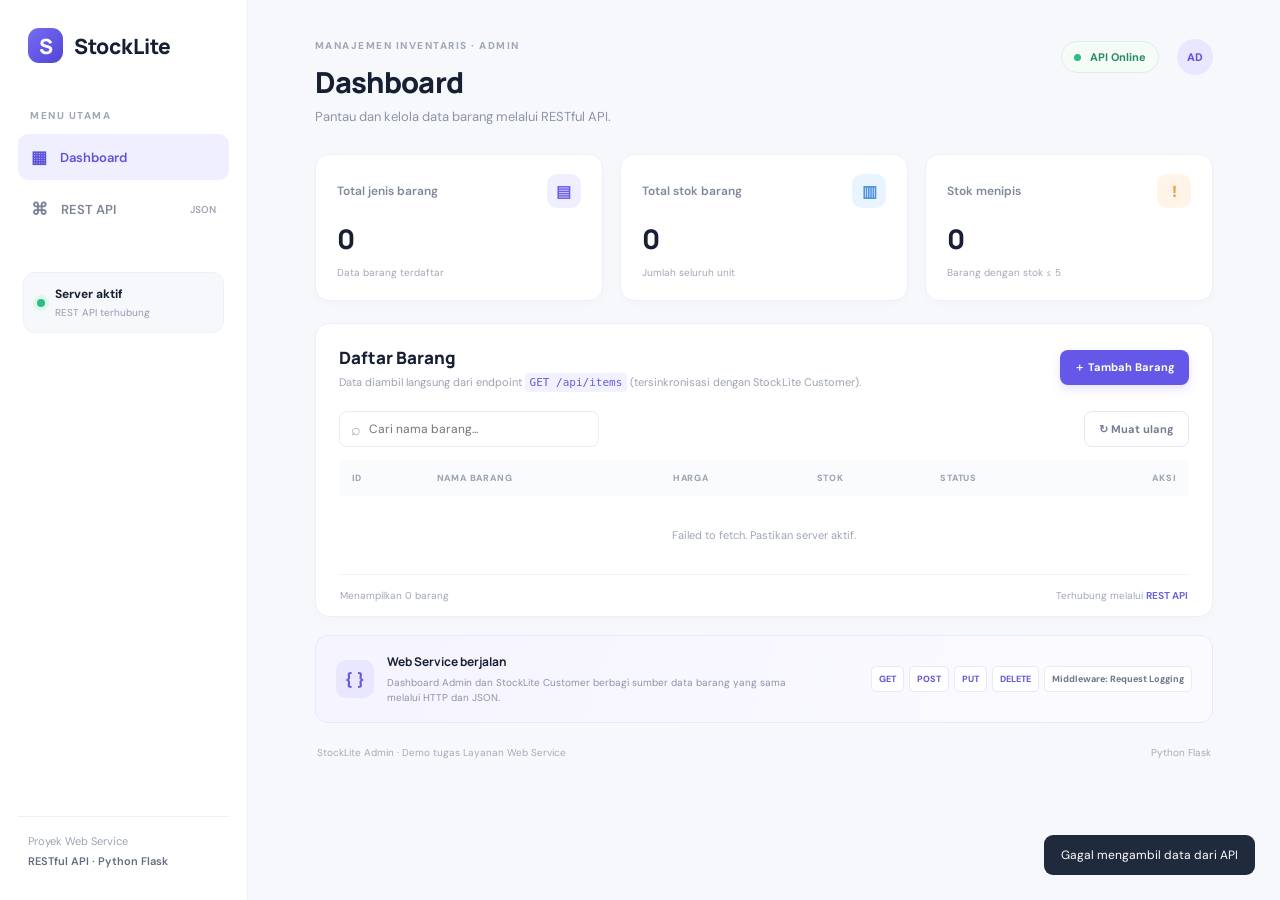
<file: admin/index.html>
<!DOCTYPE html>
<html lang="id">
<head>
  <meta charset="UTF-8">
  <meta name="viewport" content="width=device-width, initial-scale=1.0">
  <title>StockLite Admin — Dashboard Inventaris</title>
  <link rel="stylesheet" href="style.css">
</head>
<body>
  <aside class="sidebar">
    <div class="brand"><div class="brand-icon">S</div><span>StockLite</span></div>
    <div class="nav-label">MENU UTAMA</div>
    <a class="nav active" href="./"><span>▦</span> Dashboard</a>
    <a class="nav" href="http://127.0.0.1:5000/api/items" target="_blank"><span>⌘</span> REST API <small>JSON</small></a>
    <div class="side-note"><div class="pulse"></div><div><b>Server aktif</b><small>REST API terhubung</small></div></div>
    <div class="sidebar-bottom">Proyek Web Service<br><b>RESTful API · Python Flask</b></div>
  </aside>

  <main class="main">
    <header class="topbar">
      <div><div class="eyebrow">MANAJEMEN INVENTARIS · ADMIN</div><h1>Dashboard</h1><p class="sub">Pantau dan kelola data barang melalui RESTful API.</p></div>
      <div class="top-right"><span class="status"><i></i> API Online</span><div class="avatar">AD</div></div>
    </header>

    <section class="stats">
      <article class="stat-card"><div class="stat-top"><span>Total jenis barang</span><span class="stat-icon purple">▤</span></div><strong id="totalItems">0</strong><small>Data barang terdaftar</small></article>
      <article class="stat-card"><div class="stat-top"><span>Total stok barang</span><span class="stat-icon blue">▥</span></div><strong id="totalStock">0</strong><small>Jumlah seluruh unit</small></article>
      <article class="stat-card"><div class="stat-top"><span>Stok menipis</span><span class="stat-icon orange">!</span></div><strong id="lowStock">0</strong><small>Barang dengan stok ≤ 5</small></article>
    </section>

    <section class="content-card">
      <div class="card-heading">
        <div><h2>Daftar Barang</h2><p>Data diambil langsung dari endpoint <code>GET /api/items</code> (tersinkronisasi dengan StockLite Customer).</p></div>
        <button class="primary" id="addBtn">＋ Tambah Barang</button>
      </div>
      <div class="toolbar"><div class="search">⌕ <input id="searchInput" placeholder="Cari nama barang..."></div><button class="outline" id="refreshBtn">↻ Muat ulang</button></div>
      <div class="table-wrap">
        <table><thead><tr><th>ID</th><th>NAMA BARANG</th><th>HARGA</th><th>STOK</th><th>STATUS</th><th class="right">AKSI</th></tr></thead><tbody id="itemsBody"><tr><td colspan="6" class="empty">Memuat data...</td></tr></tbody></table>
      </div>
      <div class="table-foot"><span id="tableCount">Menampilkan 0 barang</span><span>Terhubung melalui <b>REST API</b></span></div>
    </section>

    <section class="api-info">
      <div class="api-title"><div class="api-symbol">{ }</div><div><h3>Web Service berjalan</h3><p>Dashboard Admin dan StockLite Customer berbagi sumber data barang yang sama melalui HTTP dan JSON.</p></div></div>
      <div class="api-tags"><span>GET</span><span>POST</span><span>PUT</span><span>DELETE</span><span class="middleware">Middleware: Request Logging</span></div>
    </section>
    <footer>StockLite Admin · Demo tugas Layanan Web Service <span>Python Flask</span></footer>
  </main>

  <div class="modal-backdrop" id="modalBackdrop">
    <form class="modal" id="itemForm">
      <div class="modal-head"><div><h2 id="modalTitle">Tambah Barang</h2><p>Isi informasi barang di bawah ini.</p></div><button type="button" class="close" id="closeModal">×</button></div>
      <label>Nama barang<input id="itemName" required maxlength="80" placeholder="Contoh: Keyboard Wireless"></label>
      <label>Harga (Rp)<input id="itemPrice" required type="number" min="0" step="500" placeholder="Contoh: 150000"></label>
      <label>Jumlah stok<input id="itemStock" required type="number" min="0" step="1" placeholder="Contoh: 10"></label>
      <label>Deskripsi singkat<input id="itemDesc" maxlength="200" placeholder="Opsional: keterangan produk untuk katalog Customer"></label>
      <label>URL Gambar (opsional)<input id="itemImage" placeholder="Kosongkan untuk gambar otomatis"></label>
      <div class="modal-actions"><button type="button" class="outline" id="cancelBtn">Batal</button><button class="primary" type="submit" id="saveBtn">Simpan Barang</button></div>
      <p class="form-error" id="formError"></p>
    </form>
  </div>
  <div class="toast" id="toast"></div>
  <script src="app.js"></script>
</body>
</html>
</file>
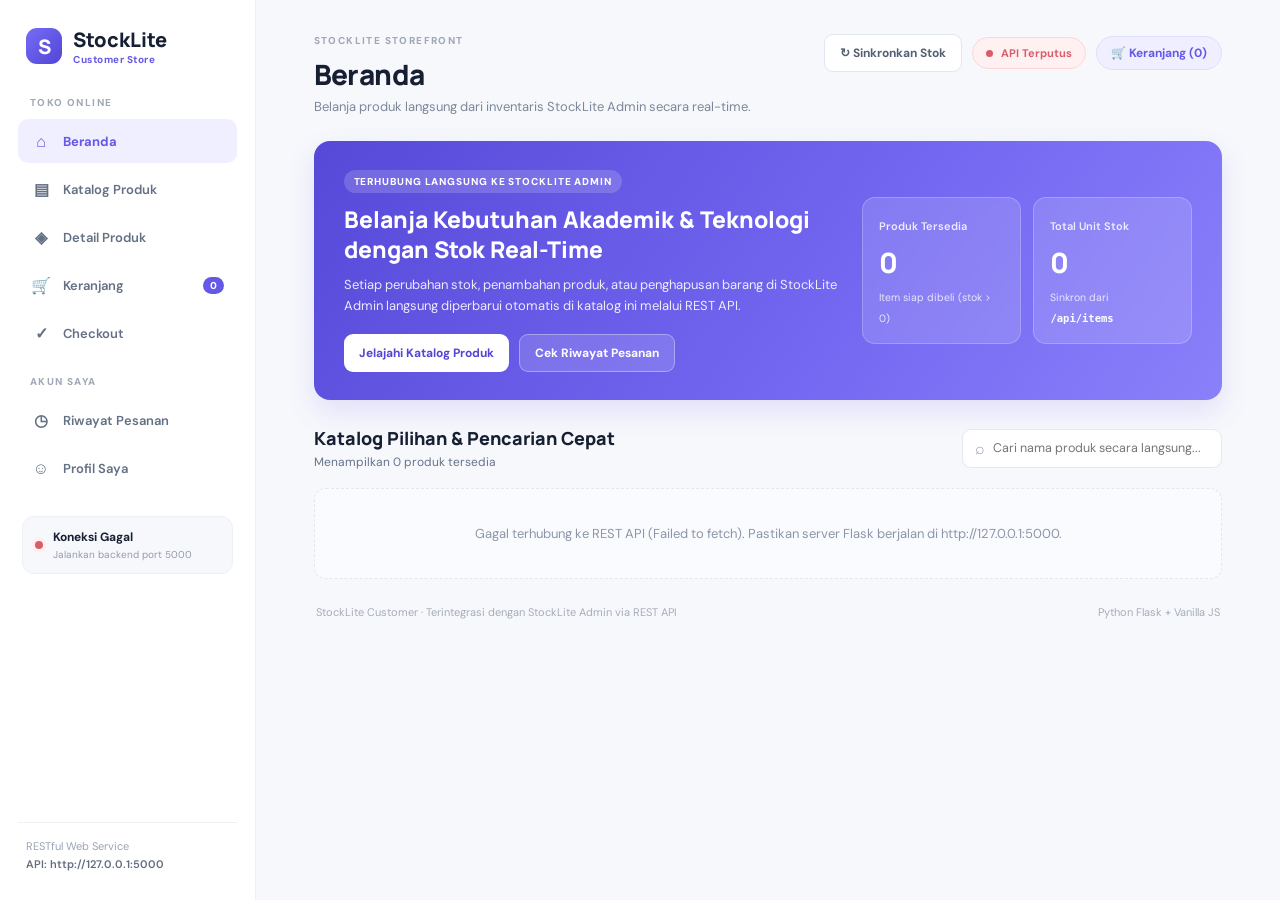
<file: customer/index.html>
<!DOCTYPE html>
<html lang="id">
<head>
  <meta charset="UTF-8">
  <meta name="viewport" content="width=device-width, initial-scale=1.0">
  <title>StockLite Customer — Toko Online Terintegrasi</title>
  <link rel="stylesheet" href="style.css">
</head>
<body>
  <!-- Sidebar Navigasi -->
  <aside class="sidebar">
    <div class="brand">
      <div class="brand-icon">S</div>
      <div>
        <span>StockLite</span>
        <small class="brand-sub">Customer Store</small>
      </div>
    </div>

    <div class="nav-label">TOKO ONLINE</div>
    <button class="nav active" data-page="home"><span>⌂</span> Beranda</button>
    <button class="nav" data-page="catalog"><span>▤</span> Katalog Produk</button>
    <button class="nav" data-page="detail"><span>◈</span> Detail Produk</button>
    <button class="nav" data-page="cart">
      <span>🛒</span> Keranjang
      <em class="nav-badge" id="sidebarCartBadge">0</em>
    </button>
    <button class="nav" data-page="checkout"><span>✓</span> Checkout</button>

    <div class="nav-label" style="margin-top:16px">AKUN SAYA</div>
    <button class="nav" data-page="history"><span>◷</span> Riwayat Pesanan</button>
    <button class="nav" data-page="profile"><span>☺</span> Profil Saya</button>

    <div class="side-note">
      <div class="pulse" id="apiPulse"></div>
      <div>
        <b id="apiSideTitle">Sinkronisasi Aktif</b>
        <small id="apiSideSub">Terhubung ke StockLite Admin</small>
      </div>
    </div>

    <div class="sidebar-bottom">
      RESTful Web Service<br>
      <b>API: http://127.0.0.1:5000</b>
    </div>
  </aside>

  <!-- Konten Utama -->
  <main class="main">
    <header class="topbar">
      <div>
        <div class="eyebrow" id="pageEyebrow">STOCKLITE STOREFRONT</div>
        <h1 id="pageTitle">Beranda</h1>
        <p class="sub" id="pageSub">Belanja produk langsung dari inventaris StockLite Admin secara real-time.</p>
      </div>
      <div class="top-right">
        <button class="outline sync-btn" id="globalRefreshBtn" title="Sinkronkan stok terbaru dari Admin">↻ Sinkronkan Stok</button>
        <span class="status" id="apiStatusBadge"><i></i> API Online</span>
        <button class="cart-pill" id="topCartBtn">🛒 Keranjang (<span id="topCartCount">0</span>)</button>
      </div>
    </header>

    <!-- 1. HALAMAN BERANDA -->
    <section class="view active" id="view-home">
      <div class="hero-banner">
        <div class="hero-copy">
          <span class="hero-tag">TERHUBUNG LANGSUNG KE STOCKLITE ADMIN</span>
          <h2>Belanja Kebutuhan Akademik &amp; Teknologi dengan Stok Real-Time</h2>
          <p>Setiap perubahan stok, penambahan produk, atau penghapusan barang di StockLite Admin langsung diperbarui otomatis di katalog ini melalui REST API.</p>
          <div class="hero-actions">
            <button class="primary" onclick="navigateTo('catalog')">Jelajahi Katalog Produk</button>
            <button class="outline" onclick="navigateTo('history')">Cek Riwayat Pesanan</button>
          </div>
        </div>
        <div class="hero-metrics">
          <div class="metric-box">
            <span class="metric-label">Produk Tersedia</span>
            <strong id="homeAvailableProducts">0</strong>
            <small>Item siap dibeli (stok &gt; 0)</small>
          </div>
          <div class="metric-box">
            <span class="metric-label">Total Unit Stok</span>
            <strong id="homeTotalUnits">0</strong>
            <small>Sinkron dari <code>/api/items</code></small>
          </div>
        </div>
      </div>

      <div class="section-header">
        <div>
          <h2>Katalog Pilihan &amp; Pencarian Cepat</h2>
          <p id="homeCatalogSummary">Menampilkan 0 produk tersedia</p>
        </div>
        <div class="search-bar">
          <span>⌕</span>
          <input type="text" id="homeSearchInput" placeholder="Cari nama produk secara langsung...">
        </div>
      </div>

      <div class="product-grid" id="homeProductGrid">
        <div class="empty-card">Memuat katalog produk dari server...</div>
      </div>
    </section>

    <!-- 2. HALAMAN KATALOG PRODUK -->
    <section class="view" id="view-catalog">
      <div class="content-card">
        <div class="card-heading">
          <div>
            <h2>Semua Produk</h2>
            <p id="catalogCountInfo">Menampilkan 0 produk dari backend StockLite Admin</p>
          </div>
          <div class="catalog-controls">
            <div class="search-bar">
              <span>⌕</span>
              <input type="text" id="catalogSearchInput" placeholder="Ketik nama produk...">
            </div>
            <select id="stockFilterSelect" class="select-input">
              <option value="all">Semua Status Stok</option>
              <option value="available">Stok Tersedia (&gt; 0)</option>
              <option value="out">Stok Habis (0)</option>
            </select>
          </div>
        </div>

        <div class="product-grid" id="catalogProductGrid" style="margin-top:20px">
          <div class="empty-card">Memuat produk...</div>
        </div>
      </div>
    </section>

    <!-- 3. HALAMAN DETAIL PRODUK -->
    <section class="view" id="view-detail">
      <div class="detail-nav">
        <button class="outline" onclick="navigateTo('catalog')">← Kembali ke Katalog</button>
      </div>
      <div class="content-card" id="productDetailContainer">
        <div class="empty-card">Pilih salah satu produk dari Beranda atau Katalog untuk melihat detail lengkapnya.</div>
      </div>
    </section>

    <!-- 4. HALAMAN KERANJANG -->
    <section class="view" id="view-cart">
      <div class="cart-layout">
        <div class="content-card">
          <div class="card-heading">
            <div>
              <h2>Keranjang Belanja</h2>
              <p>Jumlah pembelian otomatis dibatasi sesuai stok aktual di StockLite Admin.</p>
            </div>
            <button class="outline" id="clearCartBtn">Kosongkan Keranjang</button>
          </div>
          <div id="cartItemsContainer" class="cart-list"></div>
        </div>

        <div class="content-card summary-card">
          <h2>Ringkasan Belanja</h2>
          <div class="summary-row"><span>Total Jenis Produk</span><strong id="cartTotalKinds">0 jenis</strong></div>
          <div class="summary-row"><span>Total Jumlah Unit</span><strong id="cartTotalQty">0 unit</strong></div>
          <div class="summary-divider"></div>
          <div class="summary-row total"><span>Total Harga</span><strong id="cartGrandTotal">Rp 0</strong></div>
          <button class="primary full-btn" id="proceedCheckoutBtn" onclick="navigateTo('checkout')">Lanjut ke Checkout →</button>
          <p class="hint-text">Stok akhir akan divalidasi ulang di server saat tombol Buat Pesanan ditekan.</p>
        </div>
      </div>
    </section>

    <!-- 5. HALAMAN CHECKOUT -->
    <section class="view" id="view-checkout">
      <div class="checkout-layout">
        <form class="content-card" id="checkoutForm">
          <div class="card-heading">
            <div>
              <h2>Informasi Pengiriman Pelanggan</h2>
              <p>Data profil tersimpan otomatis terisi jika email sudah terdaftar.</p>
            </div>
            <button type="button" class="outline" id="fillFromProfileBtn">Isi dari Profil Saya</button>
          </div>

          <div class="form-grid">
            <label>Nama Lengkap Pelanggan *
              <input type="text" id="checkoutName" required placeholder="Masukkan nama lengkap">
            </label>
            <label>Email Pelanggan *
              <input type="email" id="checkoutEmail" required placeholder="contoh@email.com">
            </label>
            <label>Nomor Telepon *
              <input type="tel" id="checkoutPhone" required placeholder="08xxxxxxxxxx">
            </label>
            <label class="full-span">Alamat Lengkap Pengiriman *
              <textarea id="checkoutAddress" rows="3" required placeholder="Nama jalan, nomor rumah, kelurahan, kecamatan, kota"></textarea>
            </label>
          </div>

          <div class="checkout-notice">
            <strong>Validasi Stok Backend:</strong> Pesanan dikirim ke <code>POST /api/customer/orders</code>. Jika stok tidak mencukupi karena dibeli pelanggan lain atau diubah Admin, transaksi otomatis ditolak dan stok tidak berubah sebagian.
          </div>

          <p class="form-error" id="checkoutError"></p>

          <div class="checkout-actions">
            <button type="button" class="outline" onclick="navigateTo('cart')">← Kembali ke Keranjang</button>
            <button type="submit" class="primary" id="placeOrderBtn">Buat Pesanan Sekarang</button>
          </div>
        </form>

        <div class="content-card summary-card">
          <h2>Ringkasan Pesanan</h2>
          <div id="checkoutSummaryList" class="checkout-items"></div>
          <div class="summary-divider"></div>
          <div class="summary-row"><span>Total Item</span><strong id="checkoutTotalQty">0 unit</strong></div>
          <div class="summary-row total"><span>Total Pembayaran</span><strong id="checkoutGrandTotal">Rp 0</strong></div>
        </div>
      </div>
    </section>

    <!-- 6. HALAMAN RIWAYAT PESANAN -->
    <section class="view" id="view-history">
      <div class="content-card">
        <div class="card-heading">
          <div>
            <h2>Riwayat Pesanan Pelanggan</h2>
            <p>Filter riwayat transaksi berdasarkan identitas email pelanggan dari <code>GET /api/customer/orders?email=</code>.</p>
          </div>
        </div>

        <form class="history-filter" id="historyFilterForm">
          <div class="search-bar" style="flex:1;max-width:400px">
            <span>✉</span>
            <input type="email" id="historyEmailInput" required placeholder="Masukkan email pelanggan untuk melihat riwayat...">
          </div>
          <button type="submit" class="primary">Tampilkan Riwayat</button>
        </form>

        <div id="historyOrdersContainer" class="orders-list">
          <div class="empty-card">Masukkan email pelanggan di atas untuk memuat riwayat pesanan.</div>
        </div>
      </div>
    </section>

    <!-- 7. HALAMAN PROFIL SAYA -->
    <section class="view" id="view-profile">
      <div class="profile-layout">
        <form class="content-card" id="profileForm">
          <div class="card-heading">
            <div>
              <h2>Profil Saya</h2>
              <p>Kelola data identitas pelanggan melalui <code>GET / POST /api/customer/profile</code>.</p>
            </div>
            <button type="button" class="outline" id="loadProfileBtn">Muat Profil via Email</button>
          </div>

          <div class="form-grid">
            <label>Nama Lengkap *
              <input type="text" id="profileName" required placeholder="Nama lengkap Anda">
            </label>
            <label>Email (Identitas Utama) *
              <input type="email" id="profileEmail" required placeholder="email@domain.com">
            </label>
            <label>Nomor Telepon *
              <input type="tel" id="profilePhone" required placeholder="08xxxxxxxxxx">
            </label>
            <label class="full-span">Alamat Pengiriman *
              <textarea id="profileAddress" rows="3" required placeholder="Alamat lengkap pengiriman"></textarea>
            </label>
          </div>

          <p class="form-error" id="profileError"></p>

          <div class="checkout-actions">
            <button type="submit" class="primary" id="saveProfileBtn">Simpan / Perbarui Profil</button>
          </div>
        </form>

        <div class="content-card summary-card">
          <h2>Info Akun &amp; Penyimpanan</h2>
          <p class="info-para">Email digunakan sebagai identitas untuk menghubungkan <b>Profil Saya</b>, auto-fill saat <b>Checkout</b>, dan filter pada <b>Riwayat Pesanan</b>.</p>
          <div class="summary-divider"></div>
          <p class="info-para muted">Catatan Prototipe: Data pesanan dan profil disimpan sementara di memori server Python Flask dan akan ter-reset apabila server backend dimatikan.</p>
        </div>
      </div>
    </section>

    <footer>
      StockLite Customer · Terintegrasi dengan StockLite Admin via REST API
      <span>Python Flask + Vanilla JS</span>
    </footer>
  </main>

  <div class="toast" id="toast"></div>
  <script src="app.js"></script>
</body>
</html>
</file>
<file: admin/style.css>
@import url('https://fonts.googleapis.com/css2?family=DM+Sans:wght@400;500;600;700;800&family=Manrope:wght@500;600;700;800&display=swap');
:root{--ink:#172033;--muted:#8490a4;--line:#edf0f5;--purple:#6558e8;--bg:#f7f8fc}
*{box-sizing:border-box}body{margin:0;background:var(--bg);color:var(--ink);font-family:'DM Sans',sans-serif;display:flex;min-height:100vh}
.sidebar{width:248px;background:#fff;border-right:1px solid var(--line);padding:28px 18px;display:flex;flex-direction:column;position:fixed;inset:0 auto 0 0}
.brand{display:flex;align-items:center;gap:11px;font:800 21px Manrope,sans-serif;padding:0 10px 46px}.brand-icon{height:35px;width:35px;border-radius:11px;background:linear-gradient(135deg,#776cf5,#5145d6);display:grid;place-items:center;color:white;font-weight:800}
.nav-label,.eyebrow{font-size:10px;letter-spacing:1.5px;font-weight:800;color:#a0a8b7}.nav-label{padding:0 12px 12px}.nav{height:46px;border-radius:10px;display:flex;align-items:center;gap:13px;padding:0 13px;text-decoration:none;color:#7b8597;font-size:13px;font-weight:600;margin-bottom:6px}.nav span{font-size:17px}.nav.active{background:#f0efff;color:#5d53db}.nav small{margin-left:auto;font-size:10px;color:#a1a6b5}.side-note{margin:34px 5px 0;background:#f7f8fc;border:1px solid #edf0f5;border-radius:12px;padding:13px;display:flex;gap:10px;align-items:center;font-size:12px}.side-note small{display:block;color:#929bad;margin-top:4px;font-size:10px}.pulse,.status i{height:8px;width:8px;border-radius:50%;background:#2cbd83;box-shadow:0 0 0 4px #e0f7ed}.sidebar-bottom{margin-top:auto;padding:15px 10px 0;border-top:1px solid var(--line);font-size:11px;line-height:1.8;color:#9aa3b2}.sidebar-bottom b{color:#626d80;font-weight:600}
.main{margin-left:248px;width:calc(100% - 248px);max-width:1500px;padding:39px 5.2% 24px}.topbar{display:flex;justify-content:space-between;align-items:flex-start;margin-bottom:29px}.eyebrow{margin-bottom:10px}h1,h2,h3,p{margin-top:0}h1{font:800 29px Manrope,sans-serif;margin-bottom:6px;letter-spacing:-.7px}.sub{font-size:13px;color:#8b95a6;margin:0}.top-right{display:flex;align-items:center;gap:18px}.status{border:1px solid #dcefe6;background:#f5fcf8;color:#258b62;border-radius:30px;padding:8px 12px;font-size:11px;font-weight:700;display:flex;align-items:center;gap:9px}.status i{height:7px;width:7px;box-shadow:none}.avatar{height:36px;width:36px;border-radius:50%;background:#e9e7ff;color:#5f54d9;display:grid;place-items:center;font-size:11px;font-weight:800}
.stats{display:grid;grid-template-columns:repeat(3,1fr);gap:17px;margin-bottom:22px}.stat-card,.content-card{background:white;border:1px solid #edf0f5;border-radius:14px;box-shadow:0 3px 12px #18254a05}.stat-card{padding:19px 21px}.stat-top{display:flex;align-items:center;justify-content:space-between;color:#7f899a;font-size:12px;font-weight:600}.stat-icon{height:34px;width:34px;border-radius:10px;display:grid;place-items:center;font-size:16px;font-weight:800}.purple{background:#f0efff;color:#6b60e5}.blue{background:#eaf4ff;color:#4c91db}.orange{background:#fff4e8;color:#e99b45}.stat-card strong{display:block;font:800 27px Manrope,sans-serif;margin:12px 0 3px}.stat-card small{font-size:10px;color:#a0a8b6}
.content-card{padding:22px 23px 0}.card-heading{display:flex;justify-content:space-between;align-items:center}.card-heading h2{font:800 17px Manrope,sans-serif;margin-bottom:6px}.card-heading p{font-size:11px;color:#9aa3b1;margin:0}.card-heading code{background:#f2f1ff;color:#665bdd;padding:3px 5px;border-radius:4px}.primary,.outline{border:0;border-radius:8px;padding:10px 14px;font:700 11px 'DM Sans';cursor:pointer}.primary{background:var(--purple);color:white;box-shadow:0 4px 10px #6558e82b}.primary:hover{background:#5549d7}.outline{background:white;border:1px solid #e6e9ef;color:#727e91}.toolbar{display:flex;justify-content:space-between;gap:10px;margin:22px 0 13px}.search{height:36px;width:260px;border:1px solid #e9ecf2;border-radius:8px;display:flex;align-items:center;padding:0 11px;color:#a0a8b5}.search input{border:0;outline:0;padding-left:8px;width:100%;font:12px 'DM Sans';color:var(--ink)}.table-wrap{overflow-x:auto}table{border-collapse:collapse;width:100%;text-align:left}thead{background:#fafbfc}th{font-size:9px;letter-spacing:.8px;color:#9ba4b3;font-weight:800;padding:12px 13px}td{padding:14px 13px;border-bottom:1px solid #f0f2f6;font-size:12px;color:#5f6a7c}td:first-child{color:#9ca5b3;font-size:11px}td:nth-child(2){font-weight:700;color:#354055}.right{text-align:right}.stock{font-weight:700;color:#3f4a5e}.pill{display:inline-block;padding:5px 9px;border-radius:20px;font-size:9px;font-weight:700}.pill.good{background:#eaf8f1;color:#29966b}.pill.low{background:#fff4e8;color:#d58b35}.actions{display:flex;justify-content:flex-end;gap:6px}.action{border:1px solid #e9ecf2;background:white;border-radius:6px;padding:6px 8px;color:#778296;font-size:10px;cursor:pointer}.action.delete{color:#d76d76}.empty{text-align:center;padding:32px;color:#9ba4b3}.table-foot{display:flex;justify-content:space-between;padding:14px 1px;color:#a0a8b6;font-size:10px}.table-foot b{color:#6d64d9}
.api-info{margin-top:18px;border:1px solid #e9e8ff;background:linear-gradient(110deg,#f5f4ff,#fbfbff);border-radius:13px;padding:17px 20px;display:flex;align-items:center;justify-content:space-between;gap:18px}.api-title{display:flex;align-items:center;gap:13px}.api-symbol{height:38px;width:38px;display:grid;place-items:center;background:#e9e7ff;color:#6258df;border-radius:10px;font-weight:800}.api-title h3{font:700 12px Manrope;margin:0 0 5px}.api-title p{font-size:10px;color:#8c94a7;margin:0;max-width:430px;line-height:1.5}.api-tags{display:flex;gap:5px;flex-wrap:wrap;justify-content:flex-end}.api-tags span{font-size:9px;font-weight:800;background:#fff;border:1px solid #e9e8f7;border-radius:5px;padding:6px 7px;color:#655bd5}.api-tags .middleware{color:#6e788b;border-color:#e8ebf1}footer{padding:23px 2px 0;color:#a4acb9;font-size:10px}footer span{float:right}
.modal-backdrop{position:fixed;inset:0;background:#11182b70;display:none;align-items:center;justify-content:center;padding:18px;z-index:5}.modal-backdrop.show{display:flex}.modal{background:white;width:100%;max-width:440px;padding:24px;border-radius:15px;box-shadow:0 20px 70px #11182b35;max-height:92vh;overflow-y:auto}.modal-head{display:flex;justify-content:space-between}.modal-head h2{font:800 18px Manrope;margin-bottom:5px}.modal-head p{font-size:11px;color:#939cad}.close{border:0;background:none;font-size:25px;color:#929bad;cursor:pointer;align-self:flex-start}.modal label{display:block;font-size:11px;font-weight:700;color:#5d687b;margin:13px 0}.modal label input{display:block;width:100%;height:38px;border:1px solid #e6eaf0;border-radius:8px;margin-top:6px;padding:0 11px;font:12px 'DM Sans';outline-color:#aaa3ff}.modal-actions{display:flex;justify-content:flex-end;gap:8px;margin-top:20px}.form-error{font-size:11px;color:#d75e68;margin:10px 0 0}.toast{position:fixed;bottom:25px;right:25px;background:#202a3d;color:white;padding:12px 17px;border-radius:9px;font-size:12px;opacity:0;transform:translateY(8px);transition:.2s;pointer-events:none}.toast.show{opacity:1;transform:translateY(0)}
@media(max-width:850px){.sidebar{width:205px}.main{margin-left:205px;width:calc(100% - 205px);padding:28px 22px}.stats{gap:10px}.stat-card{padding:15px}.api-info{align-items:flex-start;flex-direction:column}.api-tags{justify-content:flex-start}}
@media(max-width:620px){.sidebar{width:62px;padding:20px 8px}.brand{padding:0 5px 35px}.brand span,.nav-label,.nav:not(.active),.nav.active{font-size:0}.nav{justify-content:center;padding:0}.nav span{font-size:19px}.side-note,.sidebar-bottom{display:none}.main{margin-left:62px;width:calc(100% - 62px);padding:24px 14px}.stats{grid-template-columns:1fr}.topbar{gap:10px}.top-right{gap:8px}.status{font-size:0;padding:9px}.status i{height:8px;width:8px}.avatar{height:32px;width:32px}.card-heading{align-items:flex-start;gap:10px;flex-direction:column}.toolbar{margin-top:16px}.search{width:100%}.table-foot{font-size:9px}}
</file>
<file: customer/style.css>
@import url('https://fonts.googleapis.com/css2?family=DM+Sans:wght@400;500;600;700;800&family=Manrope:wght@500;600;700;800&display=swap');

:root {
  --ink: #172033;
  --muted: #64748b;
  --subtle: #94a3b8;
  --line: #edf0f5;
  --purple: #6558e8;
  --purple-dark: #5145d6;
  --purple-soft: #f0efff;
  --bg: #f7f8fc;
  --white: #ffffff;
  --green: #258b62;
  --green-soft: #eaf8f1;
  --red: #d75e68;
  --red-soft: #fff1f2;
  --amber: #d58b35;
  --amber-soft: #fff4e8;
}

* { box-sizing: border-box; }

body {
  margin: 0;
  background: var(--bg);
  color: var(--ink);
  font-family: 'DM Sans', sans-serif;
  display: flex;
  min-height: 100vh;
}

/* Sidebar */
.sidebar {
  width: 256px;
  background: var(--white);
  border-right: 1px solid var(--line);
  padding: 26px 18px;
  display: flex;
  flex-direction: column;
  position: fixed;
  inset: 0 auto 0 0;
  z-index: 10;
}

.brand {
  display: flex;
  align-items: center;
  gap: 11px;
  font: 800 20px 'Manrope', sans-serif;
  padding: 0 8px 30px;
}

.brand-icon {
  height: 36px;
  width: 36px;
  border-radius: 11px;
  background: linear-gradient(135deg, #776cf5, #5145d6);
  display: grid;
  place-items: center;
  color: #fff;
  font-weight: 800;
  flex-shrink: 0;
}

.brand-sub {
  display: block;
  font: 700 10px 'DM Sans', sans-serif;
  color: var(--purple);
  letter-spacing: 0.5px;
}

.nav-label, .eyebrow {
  font-size: 10px;
  letter-spacing: 1.4px;
  font-weight: 800;
  color: #a0a8b7;
}

.nav-label { padding: 0 12px 10px; }

.nav {
  width: 100%;
  border: 0;
  background: transparent;
  height: 44px;
  border-radius: 10px;
  display: flex;
  align-items: center;
  gap: 12px;
  padding: 0 13px;
  color: #647084;
  font: 600 13px 'DM Sans', sans-serif;
  margin-bottom: 4px;
  cursor: pointer;
  text-align: left;
  transition: 0.15s;
}

.nav:hover {
  background: #f6f7fb;
  color: var(--ink);
}

.nav.active {
  background: var(--purple-soft);
  color: var(--purple);
  font-weight: 700;
}

.nav span { font-size: 16px; width: 20px; text-align: center; }

.nav-badge {
  margin-left: auto;
  font-style: normal;
  background: var(--purple);
  color: #fff;
  font-size: 10px;
  font-weight: 800;
  padding: 2px 7px;
  border-radius: 20px;
}

.side-note {
  margin: 22px 4px 0;
  background: var(--bg);
  border: 1px solid var(--line);
  border-radius: 12px;
  padding: 12px;
  display: flex;
  gap: 10px;
  align-items: center;
  font-size: 12px;
}

.side-note small {
  display: block;
  color: #929bad;
  margin-top: 3px;
  font-size: 10px;
}

.pulse, .status i {
  height: 8px;
  width: 8px;
  border-radius: 50%;
  background: #2cbd83;
  box-shadow: 0 0 0 4px #e0f7ed;
  flex-shrink: 0;
}

.pulse.offline, .status.offline i {
  background: var(--red);
  box-shadow: 0 0 0 4px var(--red-soft);
}

.sidebar-bottom {
  margin-top: auto;
  padding: 14px 8px 0;
  border-top: 1px solid var(--line);
  font-size: 11px;
  line-height: 1.7;
  color: #9aa3b2;
}

.sidebar-bottom b { color: #626d80; font-weight: 600; }

/* Main Layout */
.main {
  margin-left: 256px;
  width: calc(100% - 256px);
  max-width: 1440px;
  padding: 34px 4.5% 28px;
}

.topbar {
  display: flex;
  justify-content: space-between;
  align-items: flex-start;
  gap: 16px;
  margin-bottom: 26px;
}

.eyebrow { margin-bottom: 8px; }
h1, h2, h3, p { margin-top: 0; }
h1 { font: 800 28px 'Manrope', sans-serif; margin-bottom: 5px; letter-spacing: -0.6px; }
.sub { font-size: 13px; color: #7c8799; margin: 0; }

.top-right {
  display: flex;
  align-items: center;
  gap: 10px;
  flex-wrap: wrap;
}

.status {
  border: 1px solid #dcefe6;
  background: #f5fcf8;
  color: var(--green);
  border-radius: 30px;
  padding: 8px 13px;
  font-size: 11px;
  font-weight: 700;
  display: flex;
  align-items: center;
  gap: 8px;
}

.status.offline {
  border-color: #ffd5d9;
  background: var(--red-soft);
  color: var(--red);
}

.status i { height: 7px; width: 7px; box-shadow: none; }

.cart-pill {
  border: 1px solid #e0ddff;
  background: var(--purple-soft);
  color: var(--purple);
  border-radius: 30px;
  padding: 8px 14px;
  font: 700 12px 'DM Sans', sans-serif;
  cursor: pointer;
}

.cart-pill:hover { background: #e5e2ff; }

/* Views */
.view { display: none; }
.view.active { display: block; }

/* Buttons & Inputs */
.primary, .outline {
  border: 0;
  border-radius: 9px;
  padding: 10px 15px;
  font: 700 12px 'DM Sans', sans-serif;
  cursor: pointer;
  transition: 0.15s;
}

.primary {
  background: var(--purple);
  color: #fff;
  box-shadow: 0 4px 12px #6558e82b;
}

.primary:hover:not(:disabled) { background: var(--purple-dark); }
.primary:disabled { background: #cbd5e1; box-shadow: none; cursor: not-allowed; }

.outline {
  background: #fff;
  border: 1px solid #e2e6ee;
  color: #556074;
}

.outline:hover { background: #f8f9fc; border-color: #cfd6e3; }
.full-btn { width: 100%; margin-top: 14px; padding: 12px; font-size: 13px; }

.search-bar {
  height: 39px;
  min-width: 260px;
  background: #fff;
  border: 1px solid #e4e8f0;
  border-radius: 9px;
  display: flex;
  align-items: center;
  padding: 0 12px;
  color: #9aa3b2;
}

.search-bar input {
  border: 0;
  outline: 0;
  padding-left: 8px;
  width: 100%;
  font: 12.5px 'DM Sans', sans-serif;
  color: var(--ink);
}

.select-input {
  height: 39px;
  border: 1px solid #e4e8f0;
  border-radius: 9px;
  padding: 0 12px;
  background: #fff;
  font: 600 12px 'DM Sans', sans-serif;
  color: var(--ink);
}

/* Hero Banner */
.hero-banner {
  background: linear-gradient(125deg, #5649d8 0%, #7468f2 60%, #8a80fa 100%);
  border-radius: 16px;
  padding: 28px 30px;
  color: #fff;
  display: grid;
  grid-template-columns: 1.5fr 1fr;
  gap: 24px;
  align-items: center;
  margin-bottom: 26px;
  box-shadow: 0 12px 28px #6558e826;
}

.hero-tag {
  display: inline-block;
  background: rgba(255, 255, 255, 0.16);
  padding: 5px 10px;
  border-radius: 20px;
  font-size: 10px;
  font-weight: 800;
  letter-spacing: 0.9px;
  margin-bottom: 12px;
}

.hero-copy h2 {
  font: 800 23px 'Manrope', sans-serif;
  line-height: 1.3;
  margin-bottom: 10px;
}

.hero-copy p {
  font-size: 13px;
  line-height: 1.6;
  color: rgba(255, 255, 255, 0.88);
  margin-bottom: 18px;
}

.hero-actions { display: flex; gap: 10px; flex-wrap: wrap; }
.hero-actions .primary { background: #fff; color: var(--purple-dark); box-shadow: none; }
.hero-actions .primary:hover { background: #f3f2ff; }
.hero-actions .outline { background: rgba(255, 255, 255, 0.14); border-color: rgba(255, 255, 255, 0.35); color: #fff; }

.hero-metrics {
  display: grid;
  grid-template-columns: 1fr 1fr;
  gap: 12px;
}

.metric-box {
  background: rgba(255, 255, 255, 0.14);
  border: 1px solid rgba(255, 255, 255, 0.22);
  border-radius: 13px;
  padding: 16px;
  backdrop-filter: blur(4px);
}

.metric-label { font-size: 11px; color: rgba(255, 255, 255, 0.85); font-weight: 600; }
.metric-box strong { display: block; font: 800 28px 'Manrope', sans-serif; margin: 8px 0 4px; }
.metric-box small { font-size: 10.5px; color: rgba(255, 255, 255, 0.8); }
.metric-box code { color: #fff; font-weight: 700; }

/* Section Header & Cards */
.section-header {
  display: flex;
  justify-content: space-between;
  align-items: center;
  gap: 14px;
  margin-bottom: 18px;
  flex-wrap: wrap;
}

.section-header h2 { font: 800 18px 'Manrope', sans-serif; margin-bottom: 4px; }
.section-header p { font-size: 12px; color: var(--muted); margin: 0; }

.content-card {
  background: #fff;
  border: 1px solid var(--line);
  border-radius: 15px;
  padding: 22px 24px;
  box-shadow: 0 3px 14px #18254a05;
}

.card-heading {
  display: flex;
  justify-content: space-between;
  align-items: center;
  gap: 14px;
  flex-wrap: wrap;
}

.card-heading h2 { font: 800 17px 'Manrope', sans-serif; margin-bottom: 4px; }
.card-heading p { font-size: 12px; color: #8c96a8; margin: 0; }
.card-heading code, .checkout-notice code {
  background: var(--purple-soft);
  color: var(--purple);
  padding: 2px 6px;
  border-radius: 4px;
  font-size: 11px;
}

.catalog-controls { display: flex; gap: 10px; flex-wrap: wrap; }

/* Product Grid */
.product-grid {
  display: grid;
  grid-template-columns: repeat(auto-fill, minmax(255px, 1fr));
  gap: 18px;
}

.product-card {
  background: #fff;
  border: 1px solid var(--line);
  border-radius: 14px;
  overflow: hidden;
  display: flex;
  flex-direction: column;
  transition: transform 0.16s, box-shadow 0.16s;
}

.product-card:hover {
  transform: translateY(-3px);
  box-shadow: 0 10px 24px #18254a0d;
}

.product-thumb {
  width: 100%;
  height: 170px;
  object-fit: cover;
  background: #f2f3fa;
  display: block;
}

.product-body {
  padding: 16px;
  display: flex;
  flex-direction: column;
  flex: 1;
}

.product-meta {
  display: flex;
  justify-content: space-between;
  align-items: center;
  margin-bottom: 8px;
}

.product-id { font-size: 10.5px; font-weight: 700; color: #9aa3b2; }

.stock-badge {
  font-size: 10px;
  font-weight: 700;
  padding: 4px 9px;
  border-radius: 20px;
}

.stock-badge.in { background: var(--green-soft); color: var(--green); }
.stock-badge.low { background: var(--amber-soft); color: var(--amber); }
.stock-badge.out { background: var(--red-soft); color: var(--red); }

.product-title {
  font: 800 15px 'Manrope', sans-serif;
  color: var(--ink);
  margin-bottom: 6px;
}

.product-price {
  font: 800 16px 'Manrope', sans-serif;
  color: var(--purple);
  margin-bottom: 14px;
}

.product-actions {
  margin-top: auto;
  display: grid;
  grid-template-columns: 1fr 1.2fr;
  gap: 8px;
}

/* Detail Produk */
.detail-nav { margin-bottom: 14px; }

.detail-grid {
  display: grid;
  grid-template-columns: 1fr 1.25fr;
  gap: 28px;
  align-items: start;
}

.detail-image {
  width: 100%;
  border-radius: 13px;
  border: 1px solid var(--line);
  object-fit: cover;
  max-height: 360px;
}

.detail-info h2 { font: 800 24px 'Manrope', sans-serif; margin: 10px 0 8px; }
.detail-price { font: 800 22px 'Manrope', sans-serif; color: var(--purple); margin-bottom: 14px; }
.detail-desc { font-size: 13.5px; line-height: 1.7; color: #4e596e; margin-bottom: 20px; }

.qty-selector {
  display: flex;
  align-items: center;
  gap: 12px;
  margin-bottom: 18px;
}

.qty-box {
  display: inline-flex;
  align-items: center;
  border: 1px solid #dfe4ee;
  border-radius: 9px;
  overflow: hidden;
}

.qty-box button {
  width: 34px;
  height: 34px;
  border: 0;
  background: #f8f9fc;
  font-weight: 800;
  cursor: pointer;
}

.qty-box span {
  min-width: 38px;
  text-align: center;
  font-weight: 700;
  font-size: 13px;
}

/* Cart & Checkout Layouts */
.cart-layout, .checkout-layout, .profile-layout {
  display: grid;
  grid-template-columns: 1.6fr 1fr;
  gap: 20px;
  align-items: start;
}

.cart-list { margin-top: 16px; display: flex; flex-direction: column; gap: 12px; }

.cart-item {
  display: flex;
  align-items: center;
  justify-content: space-between;
  gap: 14px;
  padding: 14px;
  border: 1px solid var(--line);
  border-radius: 12px;
  flex-wrap: wrap;
}

.cart-item-left { display: flex; align-items: center; gap: 13px; }
.cart-item-left img { width: 64px; height: 52px; border-radius: 8px; object-fit: cover; }
.cart-item-left h4 { margin: 0 0 4px; font: 700 14px 'Manrope', sans-serif; }
.cart-item-left small { color: var(--muted); font-size: 12px; }

.cart-item-right { display: flex; align-items: center; gap: 14px; }
.cart-subtotal { font: 800 13.5px 'Manrope', sans-serif; min-width: 105px; text-align: right; }

.summary-card h2 { font: 800 16px 'Manrope', sans-serif; margin-bottom: 16px; }
.summary-row {
  display: flex;
  justify-content: space-between;
  font-size: 13px;
  color: #5b667a;
  margin-bottom: 10px;
}
.summary-row.total { font-size: 16px; color: var(--ink); font-weight: 800; }
.summary-row.total strong { color: var(--purple); font-family: 'Manrope', sans-serif; }
.summary-divider { height: 1px; background: var(--line); margin: 14px 0; }
.hint-text { font-size: 11px; color: #8c96a8; margin: 12px 0 0; line-height: 1.5; }

/* Forms */
.form-grid {
  display: grid;
  grid-template-columns: 1fr 1fr;
  gap: 14px;
  margin-top: 18px;
}

.form-grid label {
  display: block;
  font-size: 12px;
  font-weight: 700;
  color: #4f5b70;
}

.form-grid label.full-span { grid-column: 1 / -1; }

.form-grid input, .form-grid textarea {
  display: block;
  width: 100%;
  margin-top: 6px;
  border: 1px solid #e1e6ef;
  border-radius: 9px;
  padding: 10px 12px;
  font: 13px 'DM Sans', sans-serif;
  color: var(--ink);
  outline-color: var(--purple);
}

.checkout-notice {
  margin-top: 16px;
  background: #f6f5ff;
  border: 1px solid #e5e2ff;
  border-radius: 10px;
  padding: 12px 14px;
  font-size: 12px;
  color: #4c469c;
  line-height: 1.5;
}

.checkout-actions {
  display: flex;
  justify-content: flex-end;
  gap: 10px;
  margin-top: 18px;
}

.checkout-items { display: flex; flex-direction: column; gap: 10px; }
.checkout-line { display: flex; justify-content: space-between; font-size: 12.5px; color: #4e596e; }

.form-error { font-size: 12px; color: var(--red); font-weight: 600; margin: 12px 0 0; }

/* History */
.history-filter {
  display: flex;
  gap: 10px;
  margin: 18px 0;
  flex-wrap: wrap;
}

.orders-list { display: flex; flex-direction: column; gap: 14px; }

.order-card {
  border: 1px solid var(--line);
  border-radius: 12px;
  padding: 16px 18px;
  background: #fcfcfe;
}

.order-head {
  display: flex;
  justify-content: space-between;
  align-items: center;
  gap: 10px;
  padding-bottom: 10px;
  border-bottom: 1px solid var(--line);
  flex-wrap: wrap;
}

.order-no { font: 800 14px 'Manrope', sans-serif; color: var(--purple); }
.order-date { font-size: 11.5px; color: var(--muted); margin-left: 10px; }
.order-status {
  background: var(--green-soft);
  color: var(--green);
  font-size: 11px;
  font-weight: 700;
  padding: 4px 10px;
  border-radius: 20px;
}

.order-body { padding: 12px 0; display: flex; flex-direction: column; gap: 6px; font-size: 12.5px; }
.order-foot {
  display: flex;
  justify-content: space-between;
  align-items: center;
  padding-top: 10px;
  border-top: 1px dashed #e2e6ef;
  font-size: 12px;
  color: var(--muted);
}
.order-foot strong { font: 800 15px 'Manrope', sans-serif; color: var(--ink); }

.info-para { font-size: 12.5px; line-height: 1.65; color: #4f5b70; }
.info-para.muted { color: #8c96a8; font-size: 11.5px; }

.empty-card {
  text-align: center;
  padding: 36px 20px;
  color: #8c96a8;
  font-size: 13px;
  background: #fafbfe;
  border: 1px dashed #e2e6ef;
  border-radius: 12px;
  grid-column: 1 / -1;
}

footer {
  padding: 26px 2px 0;
  color: #a4acb9;
  font-size: 11px;
}
footer span { float: right; }

.toast {
  position: fixed;
  bottom: 24px;
  right: 24px;
  background: #202a3d;
  color: #fff;
  padding: 12px 18px;
  border-radius: 10px;
  font-size: 12.5px;
  font-weight: 600;
  opacity: 0;
  transform: translateY(10px);
  transition: 0.2s;
  pointer-events: none;
  z-index: 50;
}
.toast.show { opacity: 1; transform: translateY(0); }

@media (max-width: 960px) {
  .hero-banner, .detail-grid, .cart-layout, .checkout-layout, .profile-layout {
    grid-template-columns: 1fr;
  }
}

@media (max-width: 720px) {
  .sidebar { width: 66px; padding: 18px 8px; }
  .brand div:last-child, .nav-label, .side-note, .sidebar-bottom { display: none; }
  .nav { font-size: 0; justify-content: center; padding: 0; position: relative; }
  .nav span { font-size: 18px; }
  .nav-badge { position: absolute; top: 4px; right: 4px; padding: 1px 5px; font-size: 9px; }
  .main { margin-left: 66px; width: calc(100% - 66px); padding: 22px 14px; }
  .form-grid { grid-template-columns: 1fr; }
}
</file>
